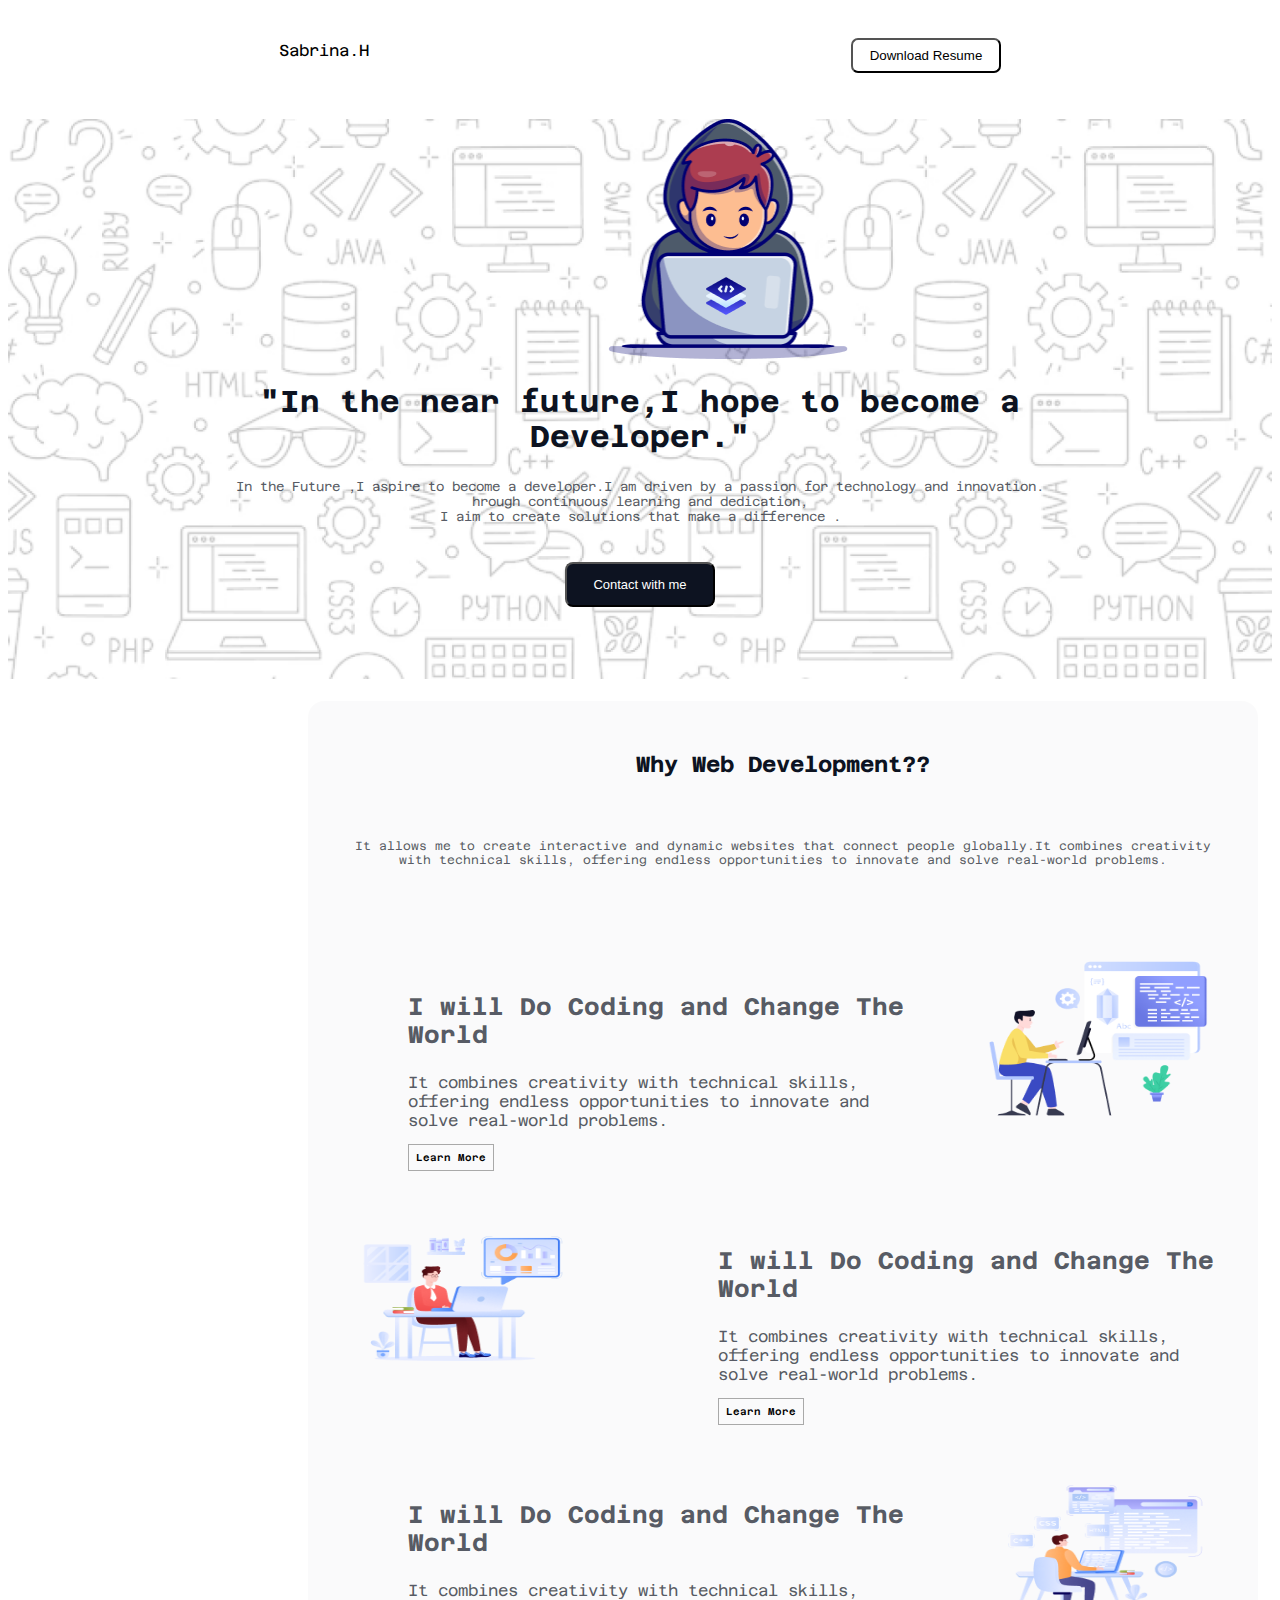
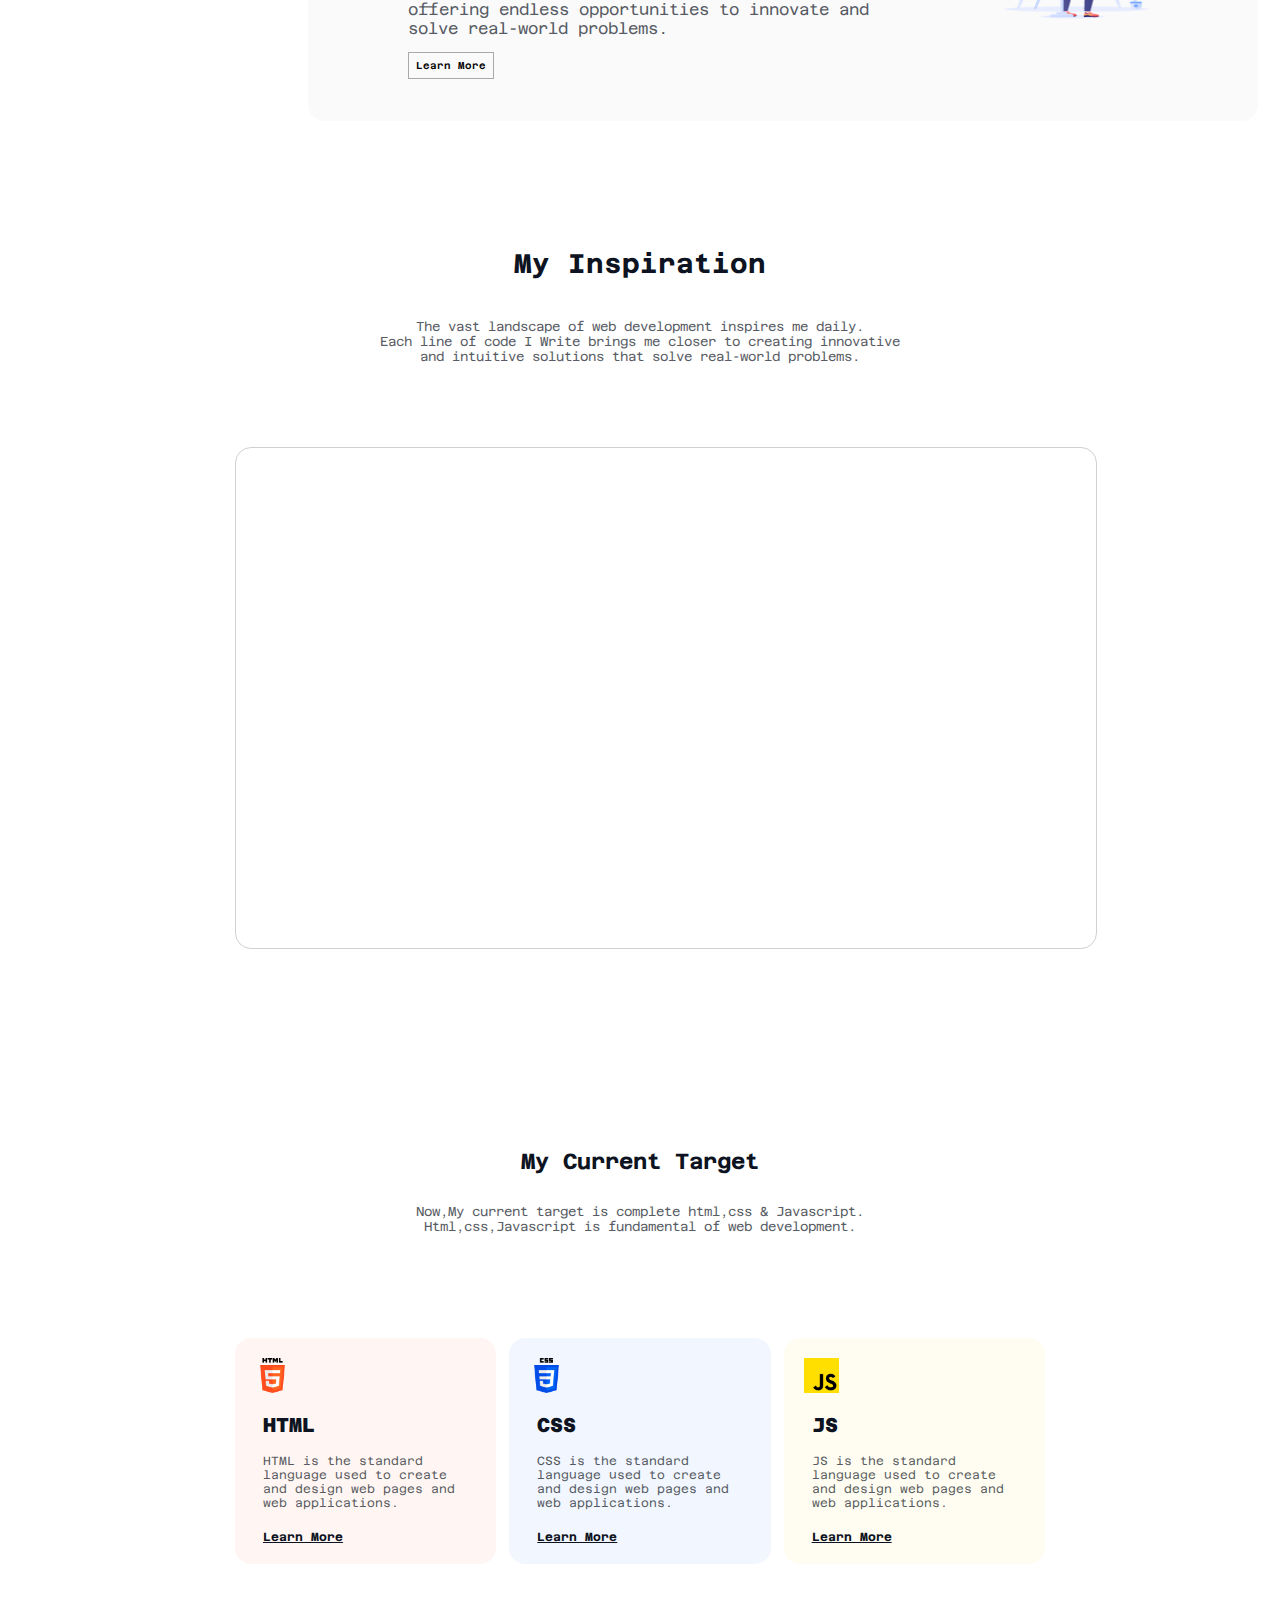
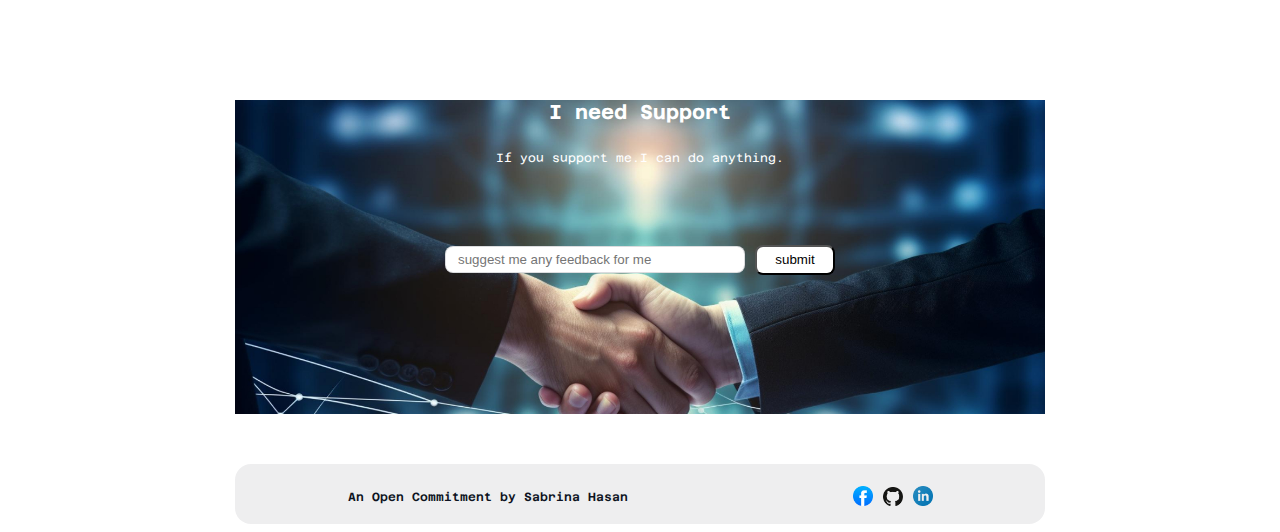
<file: index.html>
<!DOCTYPE html>
<html lang="en">
<head>
    <meta charset="UTF-8">
    <meta name="viewport" content="width=device-width, initial-scale=1.0">
    <title>My First Assignment</title>
    <link rel="stylesheet" href="style.css">
</head>
<body class="azeret-mono-body">
    <header>
        <nav>
        <div class="header-section">
            <div class="name">Sabrina.H</div>
            <div class="butn">
                <button class="aubtn">Download Resume</button>
            </div>
        </div>
        </nav>
        <div class="banner">
            <img class="img1" src="assets/Group.png">
            <div class="banner-content">
                <h2>"In the near future,I hope to become a <br>Developer."</h2>
                <p class="banner-description">In the Future ,I aspire to become a developer.I am driven by a passion for technology and innovation.<br>hrough continuous learning and dedication,<br> I aim to create solutions that make a difference . </p>
                <a href="footer.html"><button class="contact-btn">Contact with me </button></a>
            </div>
        </div>
 </header>
    <main>
<section>
    <div class="main-Development-part">
        <div class="development-content">
            <h3>Why Web Development??</h3>
            <p class="development-description">It allows me to create interactive and dynamic websites that connect people globally.It combines creativity with technical skills, offering endless opportunities to innovate and solve real-world problems. </p>
            <div class="coding-section">
                <div class="coding-container">
                    <h3 class="coding-content">I will Do Coding and Change The<br> World</h3>
                    <p class="coding-description">It combines creativity with technical skills, offering endless opportunities to innovate and solve real-world problems.</p>

                <span class="span-btn"> Learn More</span>
                </div>
            <div class="img-part"> 
                <img src="assets/Layer_1.png">
                 </div>
            </div>
            <!--  -->
            <div class="coding-section">
                <div class="img-part" > 
                    <img src="assets/Group 3.png">
                </div>
                <div class="coding-container">
                    <h3 class="coding-content">I will Do Coding and Change The World</h3>
                    <p class="coding-description">It combines creativity with technical skills, offering endless opportunities to innovate and solve real-world problems.</p>

                <span class="span-btn"> Learn More</span>
                </div>
            </div>
            <!--  -->
            <div class="coding-section">
                <div class="coding-container">
                    <h3 class="coding-content">I will Do Coding and Change The World</h3>
                    <p class="coding-description">It combines creativity with technical skills, offering endless opportunities to innovate and solve real-world problems.</p>

                <span class="span-btn"> Learn More</span>
                </div>
                <div class="img-part">
                    <img src="assets/Group 4.png">

                </div>

                 
            </div>
            <!--  -->
        </div>

    </div>
</section>
<section class="inspiration-section">
    <div >
        <div class="inspiration-container">
            <h3 class="inspiration-title">My Inspiration </h3>
            <p class="inspiration-description">The vast landscape of web development inspires me daily.<br>Each line of code I Write brings me closer to creating innovative<br> and intuitive solutions that solve real-world problems.</p>
        </div>
        <div class="inspiration-video">
            
            <iframe class="iframe-video" width="560" height="315" src="https://www.youtube.com/embed/B3h_suZM35M?si=ayzMatky5ZXnJk1Q" title="YouTube video player" frameborder="0" allow="accelerometer; autoplay; clipboard-write; encrypted-media; gyroscope; picture-in-picture; web-share" referrerpolicy="strict-origin-when-cross-origin" allowfullscreen></iframe>
        </div>

    </div>
</section>
<section class="target-section">
    <div class="target-container">
        <h4 class="target-title">My Current Target </h4>
        <p  class="target-description">Now,My current target is complete html,css & Javascript.<br> Html,css,Javascript is fundamental of web development.</p>
    </div>
</section>
       <section class="card-container">
        <div class="card1">
            <img class="card-img"src="assets/html.png">
            <h2 class="card-content">HTML</h2>
            <p class="card-description"> HTML is the standard language used to create and design web pages and web applications.</p>
            <h5 class="card-more"> Learn More</h5>
        </div>
        <div class="card2">
            <img class="card-img" src="assets/css.png">
            <h2 class="card-content">CSS</h2>
            <p class="card-description"> CSS is the standard language used to create and design web pages and web applications.</p>
            <h5 class="card-more"> Learn More</h5>
        </div>
        <div class="card3">
            <img class="card-img" src="assets/js.png">
            <h2 class="card-content">JS</h2>
            <p class="card-description"> JS is the standard language used to create and design web pages and web applications.</p>
            <h5 class="card-more"> Learn More</h5>
        </div>

       </section>
       <section class="handshake-section"> 
        <div class="handshake-div">
            <h4 class="handshake-title">I need Support </h4>
        <p class="handshake-description"> If you support me.I can do anything.</p>
        <input class="handshake-input1" type="text" placeholder="suggest me any feedback for me">
        <input class="handshake-input2" type="button" value="submit">
        </div>
         
       </section>
    </main>
    <footer>
     <section class="footer-section">
        <div class="footer-container">
            <h5> An Open Commitment by Sabrina Hasan</h5>
            </div>
        <div class="footer-img">
            <img src="assets/facebook.png">
            <img src="assets/github.png">
            <img src="assets/linkedin-icon 1.png">
        </div>
     </section>
    </footer>
    
</body>
</html>
</file>
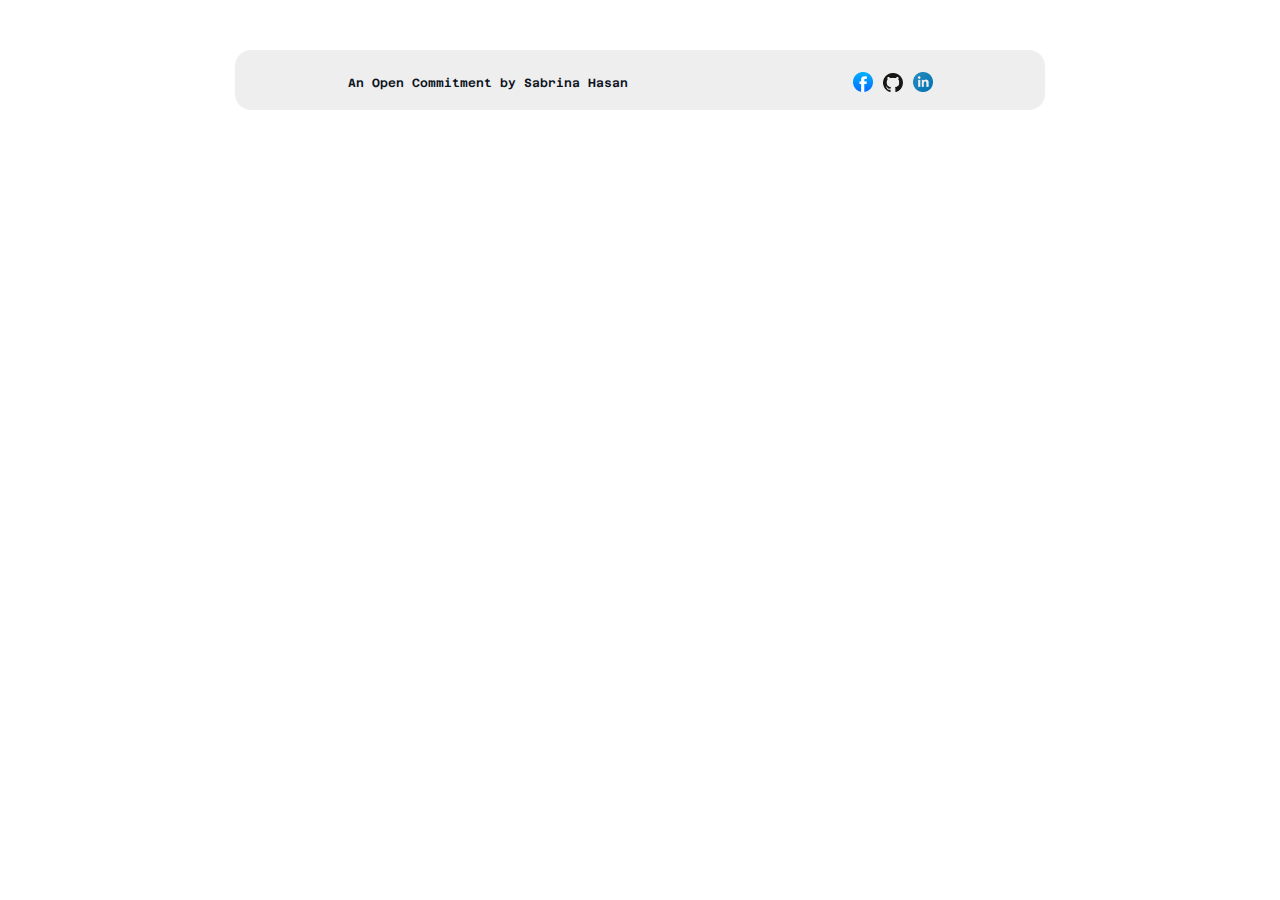
<file: footer.html>
<!DOCTYPE html>
<html lang="en">
<head>
    <meta charset="UTF-8">
    <meta name="viewport" content="width=device-width, initial-scale=1.0">
    <title>My First Assignment1</title>
    <link rel="stylesheet" href="style.css">
</head>
<body class="azeret-mono-body">
    <header>
    </header>
    <main>

                
    </main>
    <footer>
     <section class="footer-section">
        <div class="footer-container">
            <h5> An Open Commitment by Sabrina Hasan</h5>
            </div>
        <div class="footer-img">
            <img src="assets/facebook.png">
            <img src="assets/github.png">
            <img src="assets/linkedin-icon 1.png">
        </div>
     </section>
    </footer>
    
</body>
</html>
</file>
<file: style.css>
@import url('https://fonts.googleapis.com/css2?family=Azeret+Mono:ital,wght@0,100..900;1,100..900&display=swap');

.azeret-mono-body {
    font-family: "Azeret Mono", monospace;
}
/* Header section */
.header-section{
    display: flex;
    justify-content: space-around;
    align-items: center;
    margin: 0 auto;
    padding: 30px;
    background-color: white;
}
.butn{
    color:rgb(13, 19, 33);
   
    width:150px;
    height:25px;
}
.aubtn{
    background-color:white;
    width:150px;
    height:35px;
    border-radius:7px;
    box-sizing: border-box;
}
/*Banner Section */
.banner{
    max-width: 1440px;
    height: 560px;
    margin: 0 auto;
    background-image:url('assets/Hero-bg.png');
    background-repeat: no-repeat;
    background-size: cover;background-position: center;
    margin-top: 20px;
}
.banner .img1{
    display: flex;
    flex-direction: column;
    justify-content: center;
    align-items: center;
    margin-top: 26px;
    margin-left:600px;
    margin-right:300px;
    width: 240.28px;
    height: 240px;
}
.banner-content{
    color: rgb(13, 19, 33);
    font-size:20px;
    font-weight:400px;
    text-align: center;
}
.banner-description{
 color: rgba(13, 19, 33,0.7);
font-size: 13px;
font-weight: 400;
text-align: center;
margin-top: 20px;
}
.contact-btn{
    border-radius: 8px;
    background: rgb(13, 19, 33);
    width: 150px;
    height:45px;
    color: rgb(255, 255, 255);
    font-size: 13px;
    font-weight:500;
    text-align: center;
     margin-top: 25px;
}
/*  development Part*/
.main-Development-part{
    max-width: 950px;
    max-height:1070px;
   margin-top:10px ;
    margin-left: 300px;
    border-radius: 16px;
    background: rgba(13, 19, 33, 0.02);
    padding-bottom: 40px;

}

h3{
color: rgb(13, 19, 33);
font-size: 22px;
font-weight:700;
text-align: center;
padding-top: 50px;


}
.development-description{
color: rgba(13, 19, 33,0.7);
font-size: 12px;
font-weight: 400;
text-align: center;
padding: 40px;


}
.coding-section{
    display: flex;
   
   

}
.img-part img{
    width: 230px;
    height: 170px;
    margin: 40px;
    
}
.coding-content{
color: rgba(13, 19, 33, 0.7);
font-size: 24px;
font-weight: 700;
text-align: left;
margin-left: 100px;
;
}
.coding-description{
color: rgba(13, 19, 33,0.7);
font-size: 16px;
font-weight: 400;
text-align: left;
margin-left: 100px;
margin-right: 30px;


}
.span-btn{
    border: 1px solid black;
    border-color: darkgrey;
    padding:7px;
font-size: 10px;
font-weight: 600;
text-align: center;
margin-left: 100px;

}
.inspiration-container{
 display: flex;
flex-direction: column;
justify-content: flex-start;
align-items: center;
padding: 0px;


}
.inspiration-section{
    
    max-width: 950px;
    max-height:1090px;
    margin: 0 auto;
    padding:100px;
    
}
.inspiration-title{
 color: rgb(13, 19, 33);
font-size: 27px;
font-weight: 700;
text-align: center
 display: flex;
flex-direction: column;
justify-content: flex-start;
align-items: center;
padding: 0px;
}
.inspiration-description{
    color: rgba(13, 19, 33,0.7);

font-size: 13px;
font-weight: 400;

text-align: center;

}
.inspiration-video{
border: 1px solid rgba(13, 19, 33, 0.2);
border-radius: 16px;
height: 500px;
width: 860px;
margin: 70px;

}
.iframe-video {
    width: 805px;
height: 450px;
    margin: 28px;
    
}
.target-section{
 width: 840px;
height: 153px;
margin: 0 auto;

}
 .target-container {
    text-align: center;
 }
 .target-title{
color: rgb(13, 19, 33);
font-size: 22px;
font-weight: 700;
text-align: center;
 }
 .target-description{
 color: rgba(13, 19, 33,0.7);
font-size: 13px;
font-weight: 400;
text-align: center;
 }
.card-container{
    width:810px;
height: 299px;
margin: 0 auto;
display: flex ;
justify-content:space-around;
align-items: center;
gap: 13px;

}
.card1{
    width:350px;
    border-radius: 16px;
    background: rgba(255, 76, 30, 0.05);
    
    
}
.card2{
    border-radius: 16px;
background: rgba(0, 76, 232, 0.05);
width: 350px;
}
.card3{
    border-radius: 16px;
background: rgba(255, 223, 0, 0.05);
width: 350px;
}
.card-img{
    margin-top: 20px;
    max-width: auto;
    margin-left:20px ;
    width: 35px;
}
 .card-content{
    color: rgb(13, 19, 33);
font-size: 20px;
font-weight: 800;
text-align: left;
margin-left: 28px;
 }
 .card-description{
color: rgba(13, 19, 33, 0.7);
font-size: 12px;
font-weight: 400;
text-align: left;
margin-left: 28px;
margin-right: 37px;
 }
 .card-more{
color: rgb(13, 19, 33);
font-size: 12px;
font-weight: 700;
text-align: left;
text-decoration-line: underline;
margin-left: 28px;
 }

 .handshake-section{
    width:810px;
    height: 314px;
    text-align: center;
    margin: 0 auto;
    background-image: url('assets/handshake.jpg');
    background-repeat: no-repeat;
    background-size: cover;
   
 }
 .handshake-title {
color: rgb(255, 255, 255);
font-size: 20px;
font-weight: 700;
 }
.handshake-description{
color: rgb(255, 255, 255);
font-size: 12px;
font-weight: 400;
margin-bottom: 80px;
}
 .handshake-input1{
    width: 300px;
    height: 27px;
    box-sizing: border-box;
    border: 1px solid rgba(13, 19, 33, 0.15);
    border-radius: 8px;
    background: rgb(255, 255, 255);
    text-align: justify;
    padding-left: 12px;
  
 }
   .handshake-input2{
    width: 80px;
    height: 30px;
    border-radius: 8px;
    background: rgb(255, 255, 255);
  }
  .handshake-div{
      margin:100px;
  }
  .footer-section{
    width:810px;
height: 60px;
border-radius: 16px;
background: rgba(13, 19, 33, 0.07);
margin: 0 auto;
margin-top: 50px;
display: flex;
justify-content: space-around;
  }
  .footer-container h5{
color: rgb(13, 19, 33);
font-size: 12px;
font-weight: 600;
text-align: center;
margin-top: 26px;
  }

  .footer-img{
    margin-top: 22px;
    
  }
  .footer-img img {
    width: 20px;
  }
</file>
